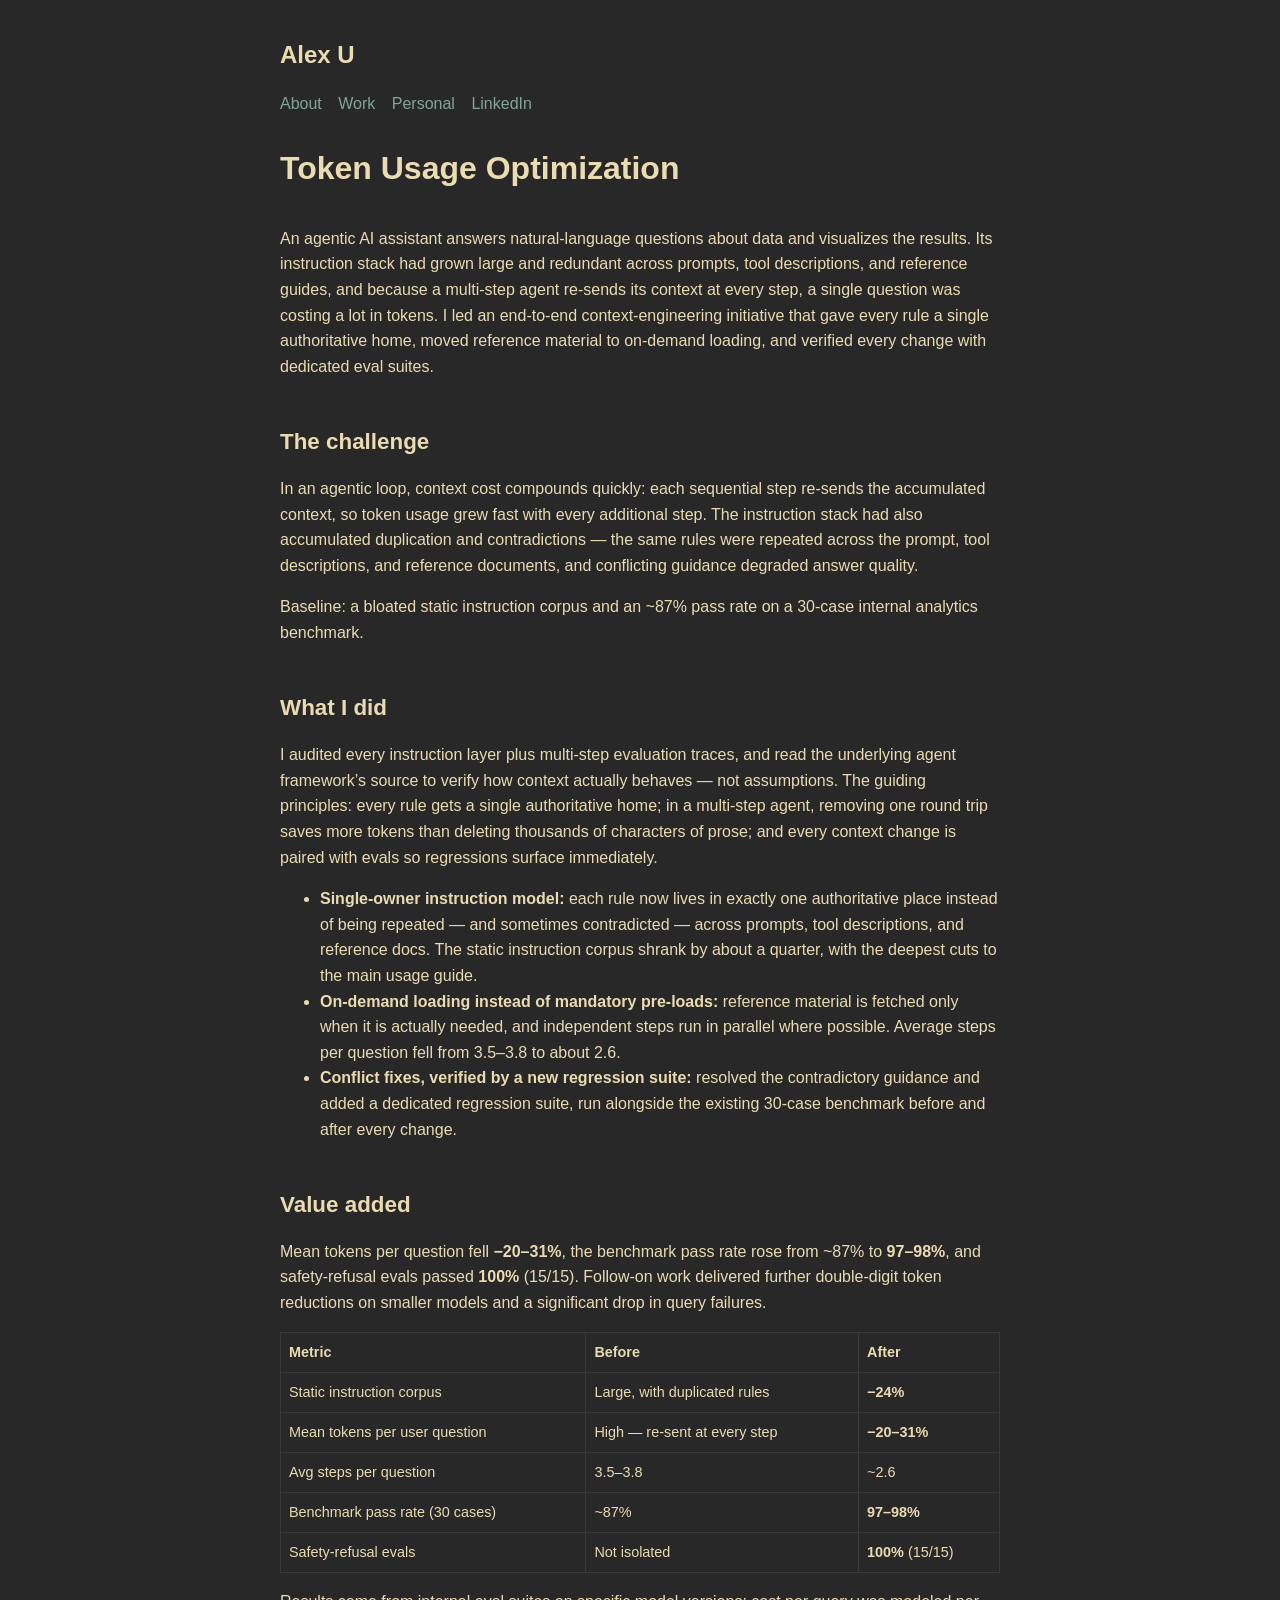
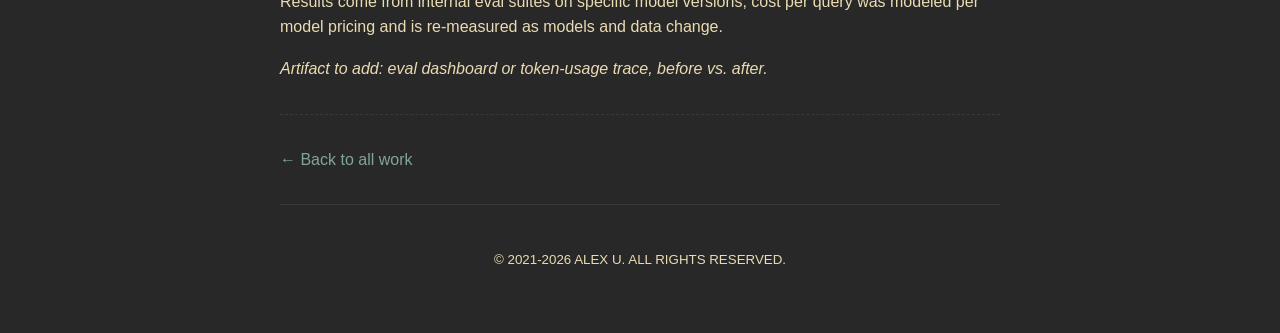
<file: ai-token-optimization.html>
<!DOCTYPE html>
<html lang="en">

<head>
    <meta charset="utf-8">
    <meta name="viewport" content="width=device-width, initial-scale=1.0, maximum-scale=5">
    <title>Cutting Token Usage in an Agentic AI Tool Through Context Engineering | Alex U</title>

    <link rel="stylesheet" href="styles.css">
</head>

<body>
    <header>
        <a class="title" href="index.html">
            <h1>Alex U</h1>
        </a>
        <nav>
            <p>
                <a href="index.html#about" class="nav-link">About</a>
                <a href="index.html#work" class="nav-link">Work</a>
                <a href="index.html#personal" class="nav-link">Personal</a>
                <a href="https://www.linkedin.com/in/alex-u-045a64a2/" class="nav-link" target="_blank">LinkedIn</a>
            </p>
        </nav>
    </header>

    <main>
        <article>
            <h2 class="heading-2">Token Usage Optimization</h2>
            <p>An agentic AI assistant answers natural-language questions about data and visualizes the results. Its instruction stack had grown large and redundant across prompts, tool descriptions, and reference guides, and because a multi-step agent re-sends its context at every step, a single question was costing a lot in tokens. I led an end-to-end context-engineering initiative that gave every rule a single authoritative home, moved reference material to on-demand loading, and verified every change with dedicated eval suites.</p>

            <h3 class="section-title">The challenge</h3>
            <p>In an agentic loop, context cost compounds quickly: each sequential step re-sends the accumulated context, so token usage grew fast with every additional step. The instruction stack had also accumulated duplication and contradictions &mdash; the same rules were repeated across the prompt, tool descriptions, and reference documents, and conflicting guidance degraded answer quality.</p>
            <p>Baseline: a bloated static instruction corpus and an ~87% pass rate on a 30-case internal analytics benchmark.</p>

            <h3 class="section-title">What I did</h3>
            <p>I audited every instruction layer plus multi-step evaluation traces, and read the underlying agent framework&rsquo;s source to verify how context actually behaves &mdash; not assumptions. The guiding principles: every rule gets a single authoritative home; in a multi-step agent, removing one round trip saves more tokens than deleting thousands of characters of prose; and every context change is paired with evals so regressions surface immediately.</p>
            <ul>
                <li><strong>Single-owner instruction model:</strong> each rule now lives in exactly one authoritative place instead of being repeated &mdash; and sometimes contradicted &mdash; across prompts, tool descriptions, and reference docs. The static instruction corpus shrank by about a quarter, with the deepest cuts to the main usage guide.</li>
                <li><strong>On-demand loading instead of mandatory pre-loads:</strong> reference material is fetched only when it is actually needed, and independent steps run in parallel where possible. Average steps per question fell from 3.5&ndash;3.8 to about 2.6.</li>
                <li><strong>Conflict fixes, verified by a new regression suite:</strong> resolved the contradictory guidance and added a dedicated regression suite, run alongside the existing 30-case benchmark before and after every change.</li>
            </ul>

            <h3 class="section-title">Value added</h3>
            <p>Mean tokens per question fell <strong>&minus;20&ndash;31%</strong>, the benchmark pass rate rose from ~87% to <strong>97&ndash;98%</strong>, and safety-refusal evals passed <strong>100%</strong> (15/15). Follow-on work delivered further double-digit token reductions on smaller models and a significant drop in query failures.</p>
            <table>
                <tr>
                    <th>Metric</th>
                    <th>Before</th>
                    <th>After</th>
                </tr>
                <tr>
                    <td>Static instruction corpus</td>
                    <td>Large, with duplicated rules</td>
                    <td><strong>&minus;24%</strong></td>
                </tr>
                <tr>
                    <td>Mean tokens per user question</td>
                    <td>High &mdash; re-sent at every step</td>
                    <td><strong>&minus;20&ndash;31%</strong></td>
                </tr>
                <tr>
                    <td>Avg steps per question</td>
                    <td>3.5&ndash;3.8</td>
                    <td>~2.6</td>
                </tr>
                <tr>
                    <td>Benchmark pass rate (30 cases)</td>
                    <td>~87%</td>
                    <td><strong>97&ndash;98%</strong></td>
                </tr>
                <tr>
                    <td>Safety-refusal evals</td>
                    <td>Not isolated</td>
                    <td><strong>100%</strong> (15/15)</td>
                </tr>
            </table>
            <p>Results come from internal eval suites on specific model versions; cost per query was modeled per model pricing and is re-measured as models and data change.</p>
            <p><em>Artifact to add: eval dashboard or token-usage trace, before vs. after.</em></p>

            <hr>
            <p><a href="index.html#work">&larr; Back to all work</a></p>
        </article>
    </main>

    <footer>
        <p><small>&copy; 2021-2026 ALEX U. ALL RIGHTS RESERVED.</small></p>
    </footer>
</body>
</html>
</file>
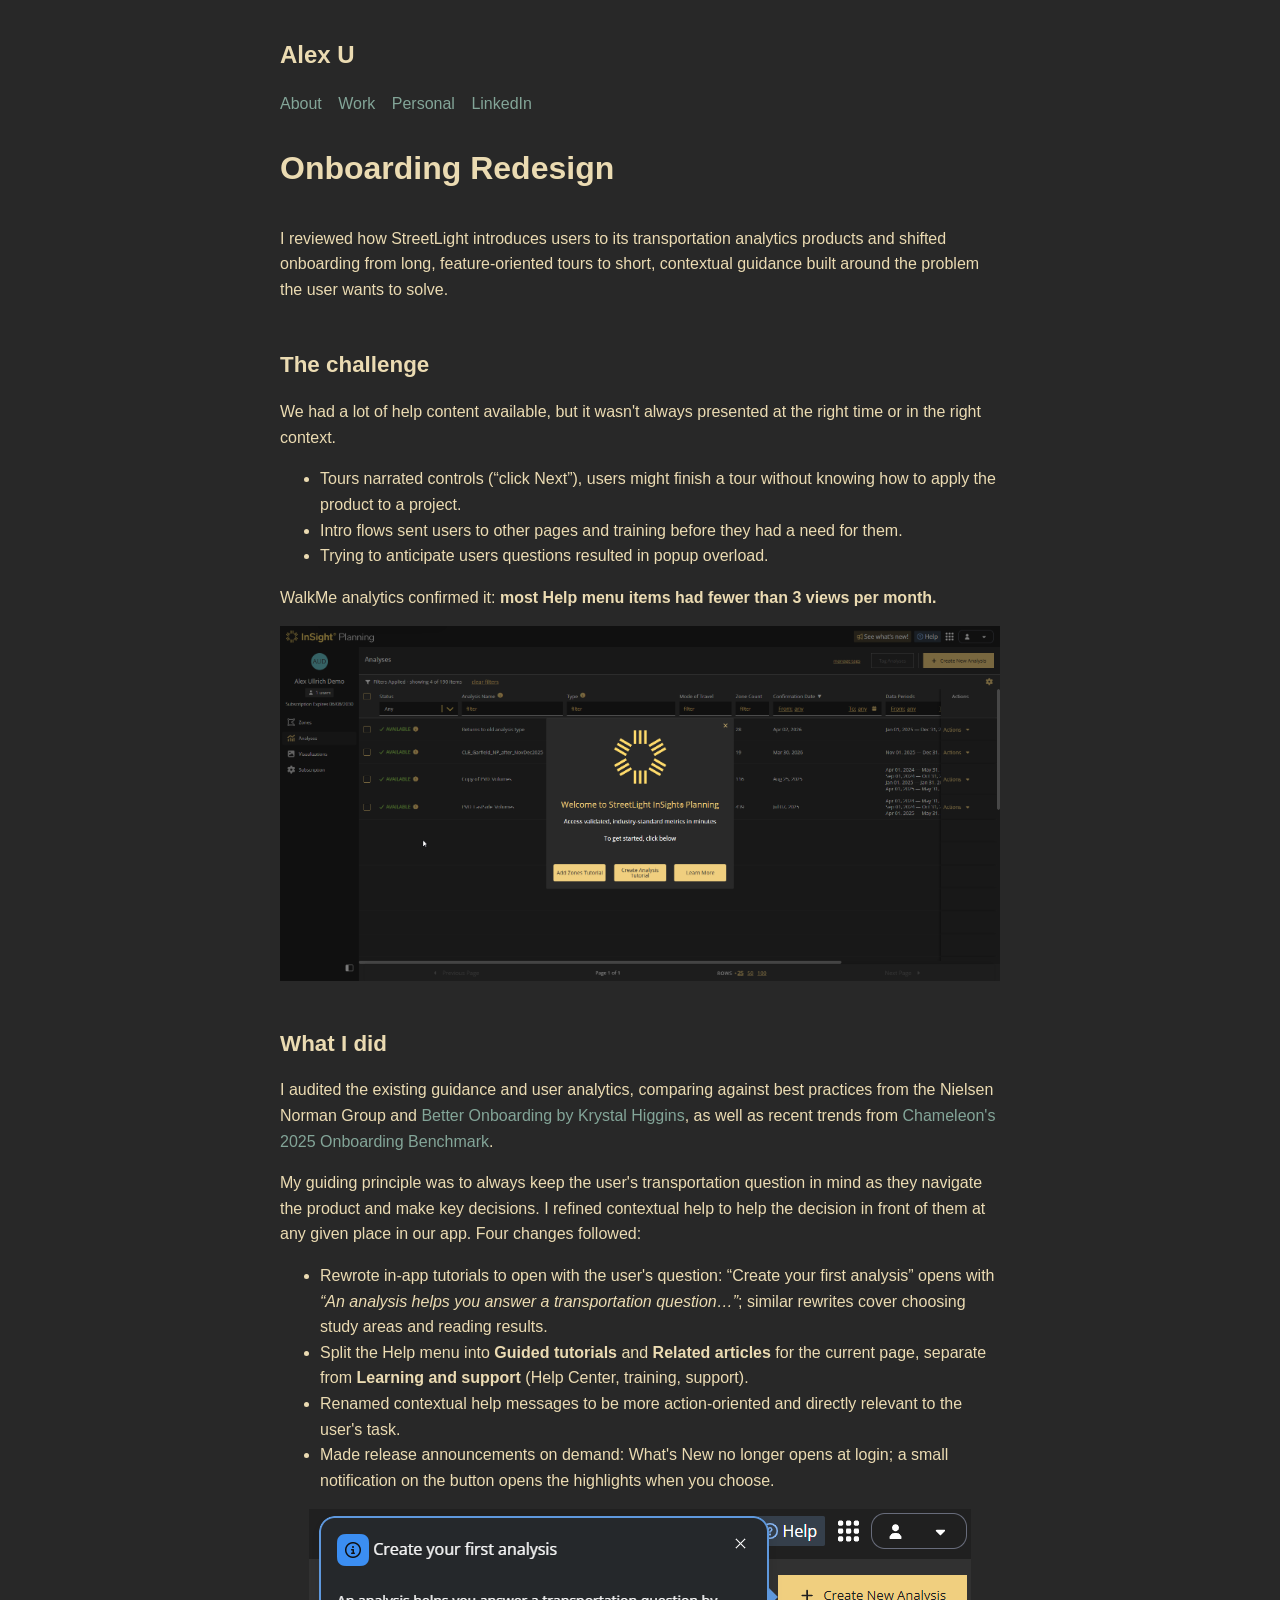
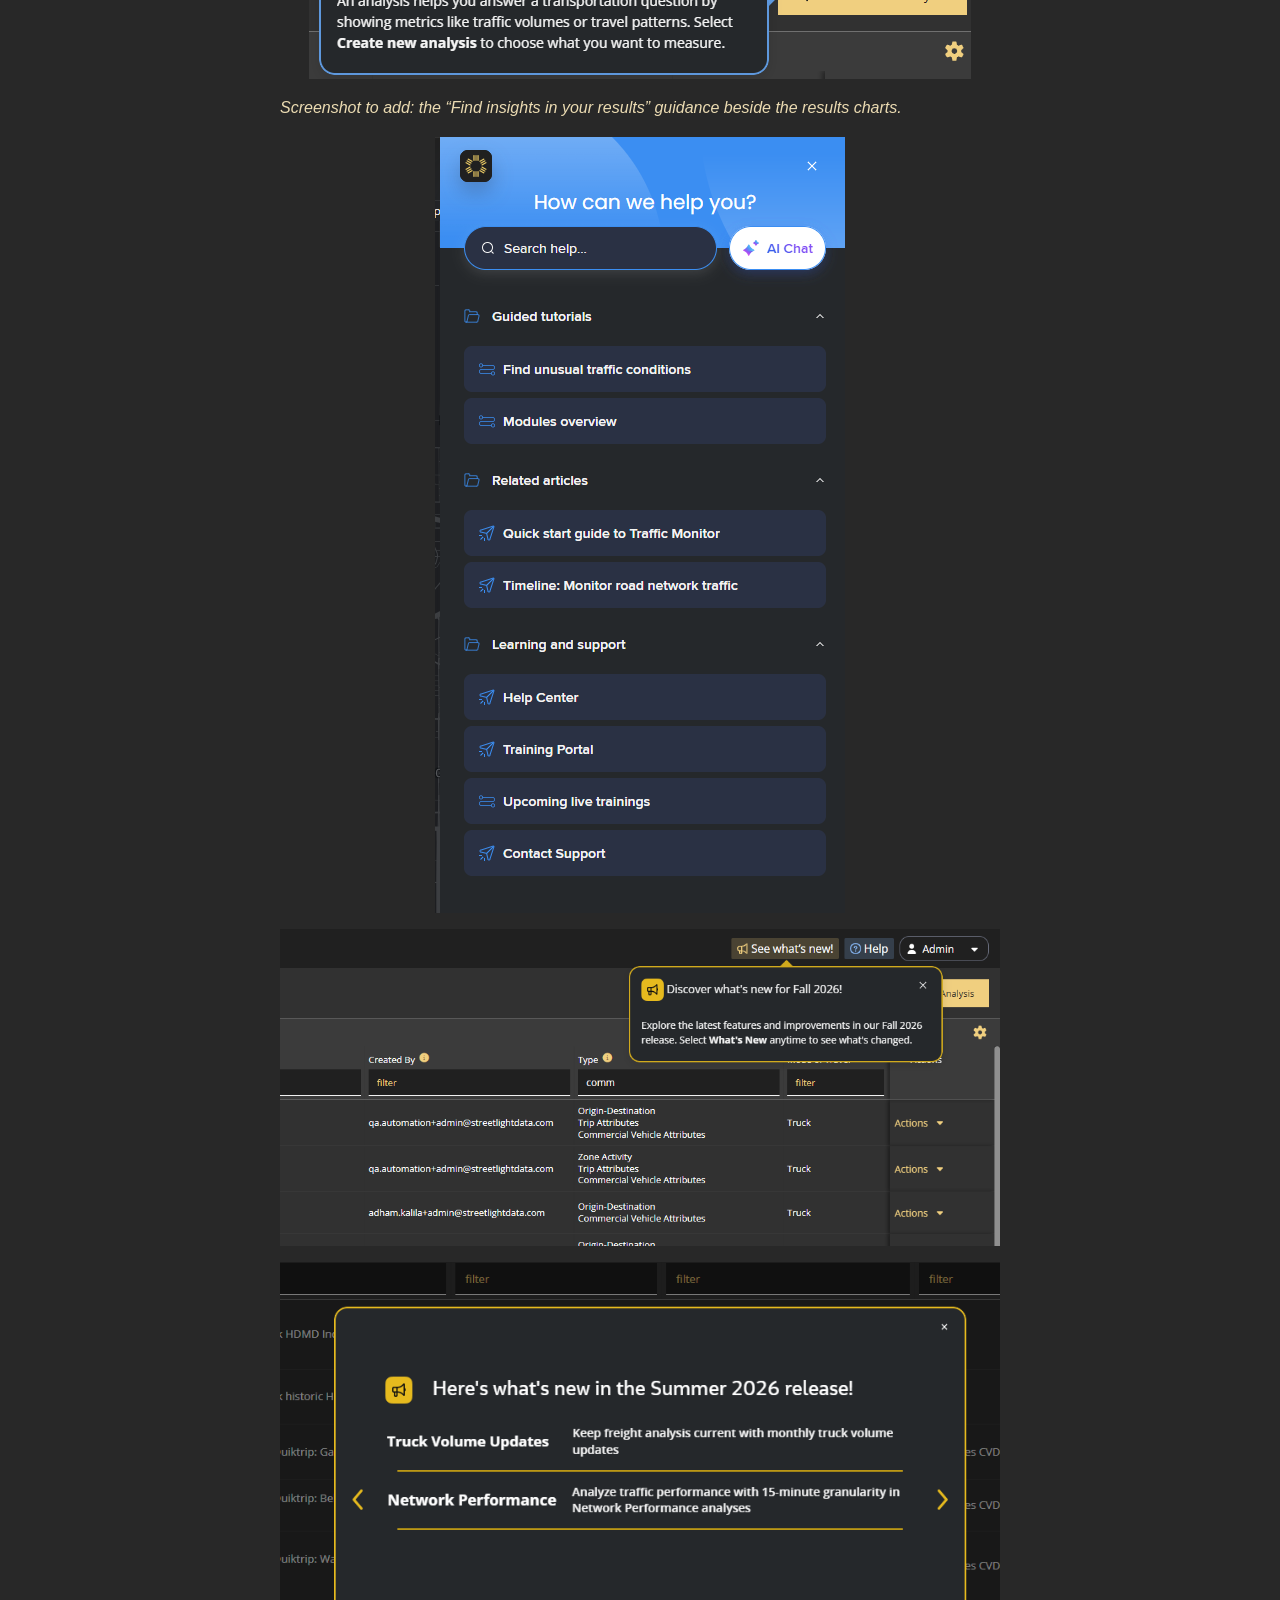
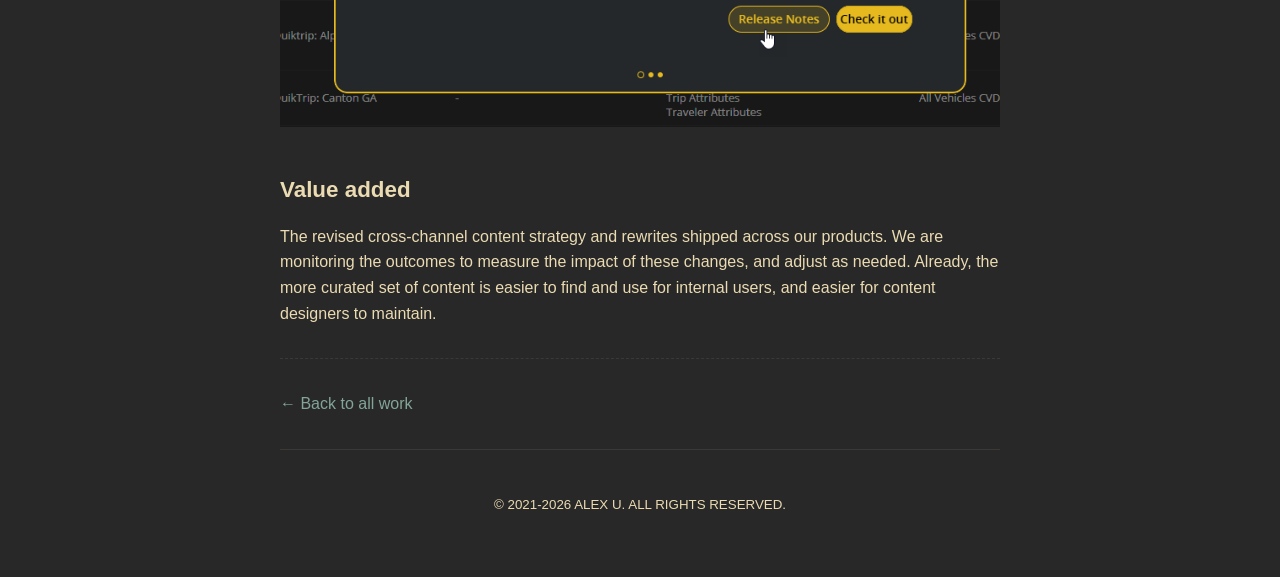
<file: onboarding-case-study.html>
<!DOCTYPE html>
<html lang="en">

<head>
    <meta charset="utf-8">
    <meta name="viewport" content="width=device-width, initial-scale=1.0, maximum-scale=5">
    <title>From Feature Tours to Guided Outcomes | Alex U</title>

    <link rel="stylesheet" href="styles.css">
</head>

<body>
    <header>
        <a class="title" href="index.html">
            <h1>Alex U</h1>
        </a>
        <nav>
            <p>
                <a href="index.html#about" class="nav-link">About</a>
                <a href="index.html#work" class="nav-link">Work</a>
                <a href="index.html#personal" class="nav-link">Personal</a>
                <a href="https://www.linkedin.com/in/alex-u-045a64a2/" class="nav-link" target="_blank">LinkedIn</a>
            </p>
        </nav>
    </header>

    <main>
        <article>
            <h2 class="heading-2">Onboarding Redesign</h2>
            <p>I reviewed how StreetLight introduces users to its transportation analytics products and shifted onboarding from long, feature-oriented tours to short, contextual guidance built around the problem the user wants to solve.</p>

            <h3 class="section-title">The challenge</h3>
            <p>We had a lot of help content available, but it wasn't always presented at the right time or in the right context.</p>
            <ul>
                <li>Tours narrated controls (&ldquo;click Next&rdquo;), users might finish a tour without knowing how to apply the product to a project.</li>
                <li>Intro flows sent users to other pages and training before they had a need for them.</li>
                <li>Trying to anticipate users questions resulted in popup overload.</li>
            </ul>
            <p>WalkMe analytics confirmed it: <strong>most Help menu items had fewer than 3 views per month.</strong></p>
            <p><img src="img/before-welcome-tutorial-links.png" alt="Before: the welcome banner on the Analyses page sends new users to tutorials and training (Add Zones Tutorial, Learn More Tutorial) before they have a task to work on."></p>

            <h3 class="section-title">What I did</h3>
            <p>I audited the existing guidance and user analytics, comparing against best practices from the Nielsen Norman Group and <a href="https://better-onboarding.kryshiggins.com/" target="_blank">Better Onboarding by Krystal Higgins</a>, as well as recent trends from <a href="https://www.chameleon.io/benchmark-report" target="_blank">Chameleon's 2025 Onboarding Benchmark</a>.</p>
            <p>My guiding principle was to always keep the user's transportation question in mind as they navigate the product and make key decisions. I refined contextual help to help the decision in front of them at any given place in our app. Four changes followed:</p>
            <ul>
                <li>Rewrote in-app tutorials to open with the user's question: &ldquo;Create your first analysis&rdquo; opens with <em>&ldquo;An analysis helps you answer a transportation question&hellip;&rdquo;</em>; similar rewrites cover choosing study areas and reading results.</li>
                <li>Split the Help menu into <strong>Guided tutorials</strong> and <strong>Related articles</strong> for the current page, separate from <strong>Learning and support</strong> (Help Center, training, support).</li>
                <li>Renamed contextual help messages to be more action-oriented and directly relevant to the user's task.</li>
                <li>Made release announcements on demand: What's New no longer opens at login; a small notification on the button opens the highlights when you choose.</li>
            </ul>
            <p><img src="img/create-analysis-balloon.png" alt="The &ldquo;Create your first analysis&rdquo; message on the analysis setup screen, starting with the transportation question you want to answer."></p>
            <p><em>Screenshot to add: the &ldquo;Find insights in your results&rdquo; guidance beside the results charts.</em></p>
            <p><img src="img/help-menu-learning-support.png" alt="The reorganized Help menu: &ldquo;Guided tutorials&rdquo; and &ldquo;Related articles&rdquo; for the current page, separated from the &ldquo;Learning and support&rdquo; section (Help Center, Training Portal, Contact Support)."></p>
            <p><img src="img/whats-new-fall-2026-notification.png" alt="The Fall 2026 What's New notification attached to the What's New button, instead of opening automatically at login."></p>
            <p><img src="img/whats-new-release-highlights.png" alt="The What's New release-highlights carousel, opened on demand (Summer 2026 release shown)."></p>

            <h3 class="section-title">Value added</h3>
            <p>The revised cross-channel content strategy and rewrites shipped across our products. We are monitoring the outcomes to measure the impact of these changes, and adjust as needed. Already, the more curated set of content is easier to find and use for internal users, and easier for content designers to maintain.</p>

            <hr>
            <p><a href="index.html#work">&larr; Back to all work</a></p>
        </article>
    </main>

    <footer>
        <p><small>&copy; 2021-2026 ALEX U. ALL RIGHTS RESERVED.</small></p>
    </footer>
</body>
</html>
</file>
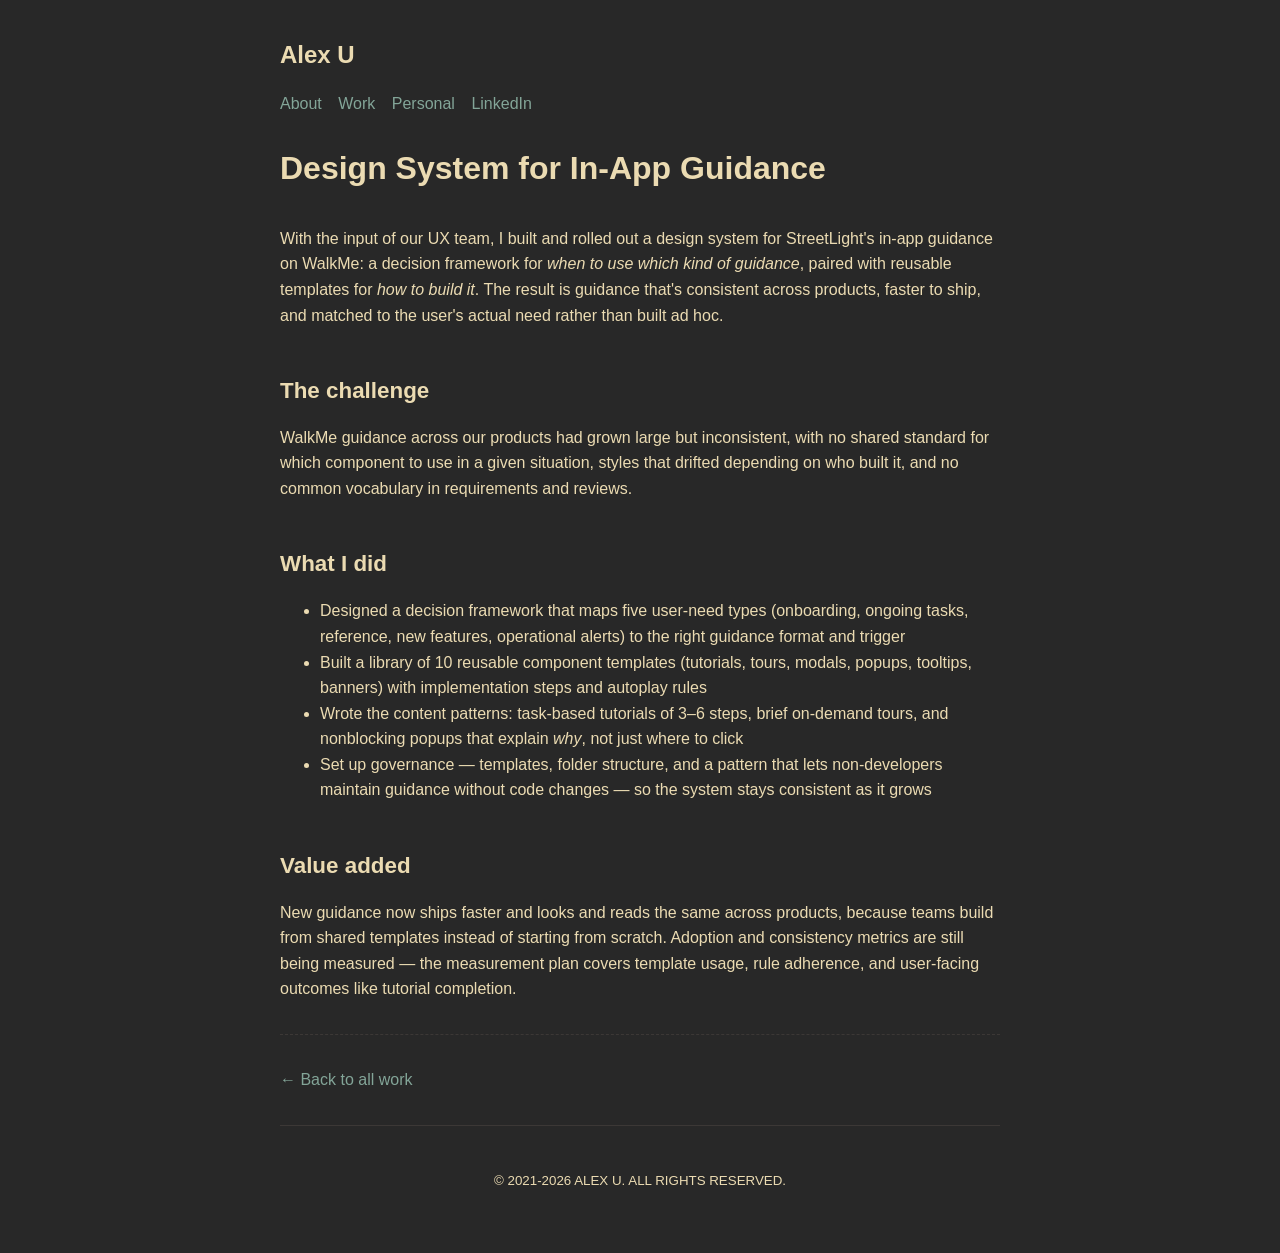
<file: walkme-design-system.html>
<!DOCTYPE html>
<html lang="en">

<head>
    <meta charset="utf-8">
    <meta name="viewport" content="width=device-width, initial-scale=1.0, maximum-scale=5">
    <title>A Decision-First Design System for In-App Guidance | Alex U</title>

    <link rel="stylesheet" href="styles.css">
</head>

<body>
    <header>
        <a class="title" href="index.html">
            <h1>Alex U</h1>
        </a>
        <nav>
            <p>
                <a href="index.html#about" class="nav-link">About</a>
                <a href="index.html#work" class="nav-link">Work</a>
                <a href="index.html#personal" class="nav-link">Personal</a>
                <a href="https://www.linkedin.com/in/alex-u-045a64a2/" class="nav-link" target="_blank">LinkedIn</a>
            </p>
        </nav>
    </header>

    <main>
        <article>
            <h2 class="heading-2">Design System for In-App Guidance</h2>
            <p>With the input of our UX team, I built and rolled out a design system for StreetLight's in-app guidance on WalkMe: a decision framework for <em>when to use which kind of guidance</em>, paired with reusable templates for <em>how to build it</em>. The result is guidance that's consistent across products, faster to ship, and matched to the user's actual need rather than built ad hoc.</p>

            <h3 class="section-title">The challenge</h3>
            <p>WalkMe guidance across our products had grown large but inconsistent, with no shared standard for which component to use in a given situation, styles that drifted depending on who built it, and no common vocabulary in requirements and reviews.</p>

            <h3 class="section-title">What I did</h3>
            <ul>
                <li>Designed a decision framework that maps five user-need types (onboarding, ongoing tasks, reference, new features, operational alerts) to the right guidance format and trigger</li>
                <li>Built a library of 10 reusable component templates (tutorials, tours, modals, popups, tooltips, banners) with implementation steps and autoplay rules</li>
                <li>Wrote the content patterns: task-based tutorials of 3&ndash;6 steps, brief on-demand tours, and nonblocking popups that explain <em>why</em>, not just where to click</li>
                <li>Set up governance &mdash; templates, folder structure, and a pattern that lets non-developers maintain guidance without code changes &mdash; so the system stays consistent as it grows</li>
            </ul>

            <h3 class="section-title">Value added</h3>
            <p>New guidance now ships faster and looks and reads the same across products, because teams build from shared templates instead of starting from scratch. Adoption and consistency metrics are still being measured &mdash; the measurement plan covers template usage, rule adherence, and user-facing outcomes like tutorial completion.</p>

            <hr>
            <p><a href="index.html#work">&larr; Back to all work</a></p>
        </article>
    </main>

    <footer>
        <p><small>&copy; 2021-2026 ALEX U. ALL RIGHTS RESERVED.</small></p>
    </footer>
</body>
</html>
</file>
<file: styles.css>
:root {
    --width: 720px;
    --font: Verdana, sans-serif;
    --background-color: #282828;
    --text-color: #ebdbb2;
    --link-color: #83a598;
    --border-color: #3c3836;
}

* {
    font-family: var(--font);
}

body {
    font-size: 1em;
    margin: auto;
    padding: 20px;
    max-width: var(--width);
    text-align: left;
    background-color: var(--background-color);
    word-wrap: break-word;
    overflow-wrap: break-word;
    line-height: 1.6;
    color: var(--text-color);
}

h1, h2, h3, h4, h5, h6 {
    color: var(--text-color);
}

a {
    color: var(--link-color);
    cursor: pointer;
    text-decoration: none;
}

a:hover {
    text-decoration: underline;
}

a:visited {
    color: var(--link-color);
}

nav a {
    margin-right: 8px;
}

strong, b {
    color: var(--text-color);
}

main {
    line-height: 1.6;
}

hr {
    border: 0;
    border-top: 1px dashed var(--border-color);
    margin: 2em 0;
}

img {
    max-width: 100%;
    height: auto;
}

article img {
    display: block;
    margin-left: auto;
    margin-right: auto;
}

code {
    padding: 2px;
    background-color: var(--background-color);
    color: var(--text-color);
    border-radius: 3px;
}

blockquote {
    border-left: 1px solid var(--border-color);
    color: var(--text-color);
    padding-left: 20px;
    font-style: italic;
    margin-left: 0;
}

footer {
    padding: 25px 0;
    text-align: center;
    margin-top: 2em;
    border-top: 1px solid var(--border-color);
}

.title {
    text-decoration: none;
}

.title h1 {
    font-size: 1.5em;
}

.section-title {
    font-size: 1.4em;
    color: var(--text-color);
    margin-top: 2em;
    margin-bottom: 0.5em;
}

.heading-2 {
    font-size: 2em;
    font-weight: bold;
    margin-bottom: 1em;
}

.heading-3 {
    font-size: 1.3em;
    margin-bottom: 0.5em;
}

.heading-h4 {
    font-size: 1em;
    margin-top: 1em;
    margin-bottom: 0.5em;
    color: var(--text-color);
}

input, textarea {
    font-size: 1em;
    width: 100%;
    padding: 8px;
    margin-bottom: 12px;
    border: 1px solid var(--border-color);
    background-color: var(--background-color);
    color: var(--text-color);
    box-sizing: border-box;
}

input:focus, textarea:focus {
    outline: 2px solid var(--link-color);
}

button, input[type="submit"] {
    font-size: 1em;
    padding: 10px 20px;
    background-color: var(--text-color);
    color: var(--background-color);
    border: none;
    border-radius: 3px;
    cursor: pointer;
}

button:hover, input[type="submit"]:hover {
    background-color: var(--link-color);
}

.project-grid {
    display: grid;
    grid-template-columns: repeat(auto-fit, minmax(300px, 1fr));
    gap: 20px;
    margin: 1em 0;
}

.project-item {
    border: 1px solid var(--border-color);
    padding: 15px;
}

.project-item img {
    margin-bottom: 10px;
}

iframe {
    max-width: 100%;
    border: none;
}

.nav-link {
    margin-right: 12px;
}

.image-row {
    display: grid;
    grid-template-columns: repeat(auto-fit, minmax(250px, 1fr));
    gap: 15px;
    margin: 15px 0;
}

table {
    border-collapse: collapse;
    width: 100%;
    margin: 1em 0;
    font-size: 0.9em;
}

th, td {
    border: 1px solid var(--border-color);
    padding: 8px;
    text-align: left;
    vertical-align: top;
}

th {
    color: var(--text-color);
}
</file>
